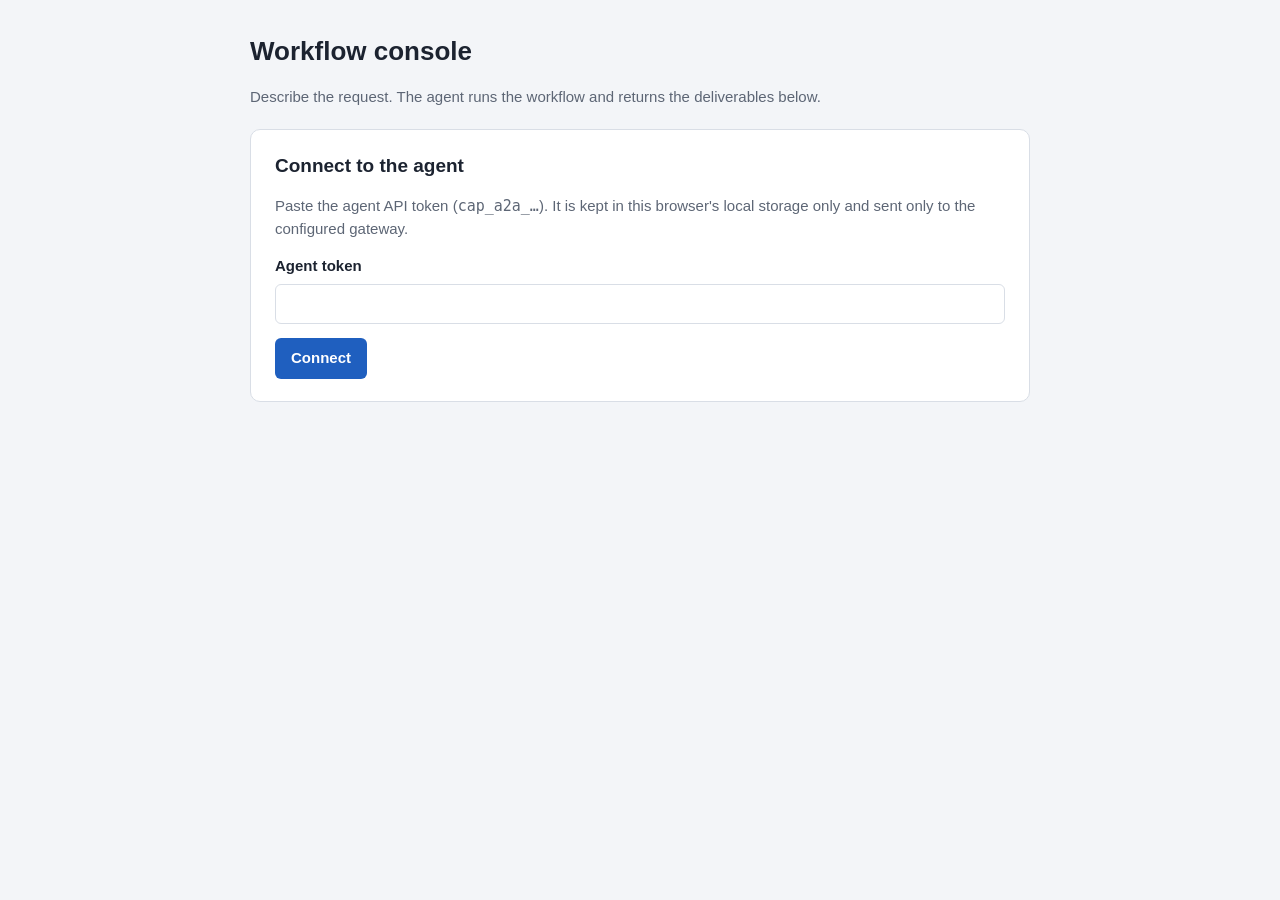
<file: conch/skills_data/capitol-frontend/templates/console/index.html>
<!doctype html>
<html lang="en">
  <head>
    <meta charset="utf-8" />
    <meta name="viewport" content="width=device-width, initial-scale=1" />
    <title>Workflow console</title>
    <link rel="stylesheet" href="app.css" />
  </head>
  <body>
    <main>
      <header>
        <h1 id="app-title">Workflow console</h1>
        <p class="muted" id="app-intro"></p>
      </header>

      <div class="error-banner" id="error-banner" hidden></div>

      <section class="panel" id="setup-panel" hidden>
        <h2>Connect to the agent</h2>
        <p class="muted">
          Paste the agent API token (<code>cap_a2a_&hellip;</code>). It is kept in this
          browser's local storage only and sent only to the configured gateway.
        </p>
        <div class="field-row">
          <label for="token-input">Agent token</label>
          <input type="password" id="token-input" autocomplete="off" />
        </div>
        <button id="save-token-btn">Connect</button>
      </section>

      <section class="panel" id="form-panel" hidden>
        <h2 id="form-title">Request</h2>
        <form id="workflow-form">
          <div id="form-fields"></div>
          <button type="submit" id="run-btn">Run</button>
        </form>
      </section>

      <section class="panel" id="run-panel" hidden>
        <h2>Run progress</h2>
        <p class="muted" id="run-meta"></p>
        <div id="run-view"></div>
        <div class="hitl" id="hitl-panel" hidden>
          <h3>The workflow needs your input</h3>
          <p id="hitl-prompt"></p>
          <div id="hitl-controls"></div>
        </div>
      </section>

      <section class="panel" id="output-panel" hidden>
        <h2>Deliverables</h2>
        <div id="output-view"></div>
        <button class="secondary" id="restart-btn">Start over</button>
      </section>
    </main>
    <script type="module" src="js/app.js"></script>
  </body>
</html>
</file>
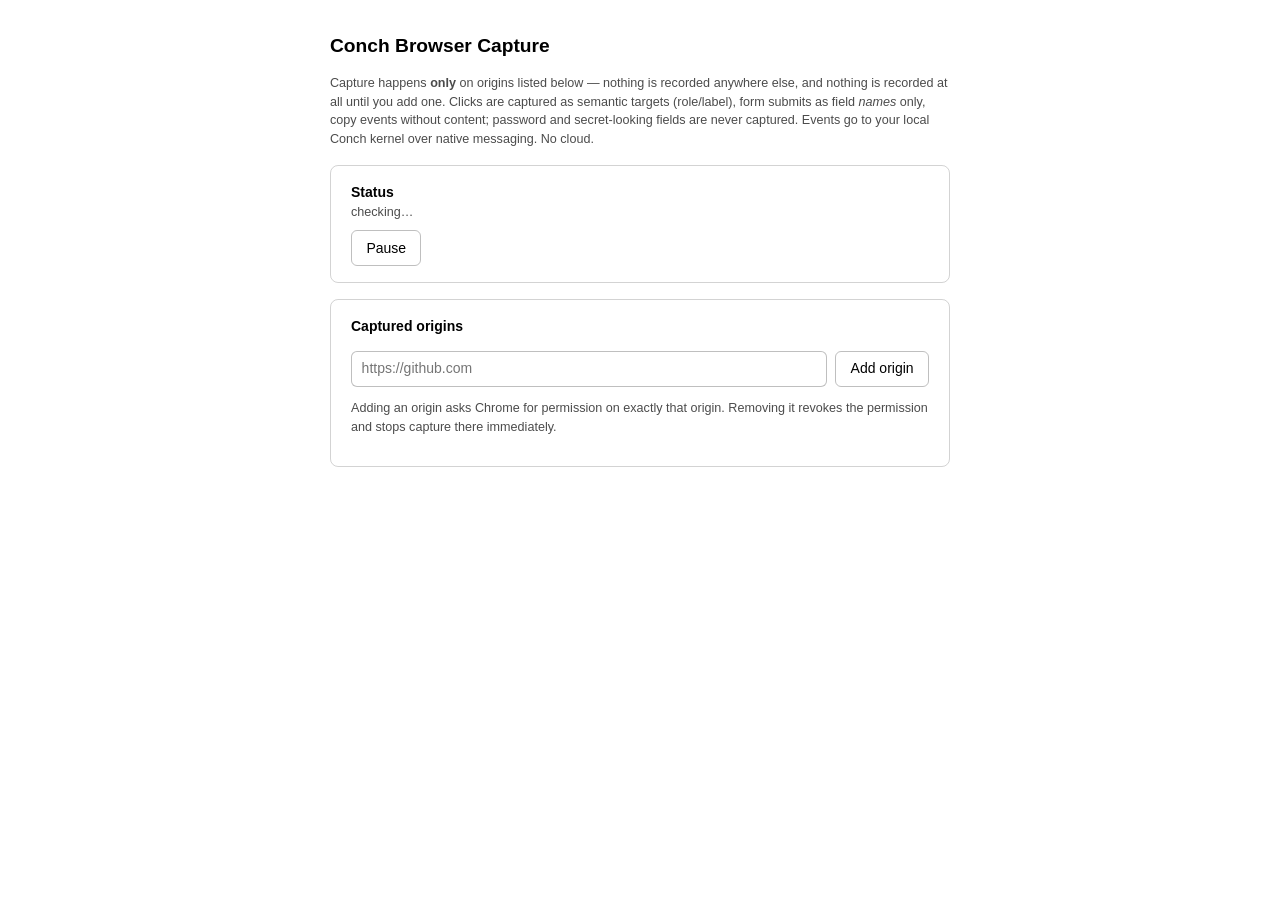
<file: satellites/browser-capture/extension/options.html>
<!DOCTYPE html>
<html lang="en">
<head>
  <meta charset="utf-8" />
  <title>Conch Browser Capture — options</title>
  <style>
    :root { color-scheme: light dark; }
    body {
      font: 14px/1.5 -apple-system, BlinkMacSystemFont, "Segoe UI",
        sans-serif;
      max-width: 620px;
      margin: 2rem auto;
      padding: 0 1rem;
    }
    h1 { font-size: 1.2rem; }
    .card {
      border: 1px solid rgba(128, 128, 128, 0.35);
      border-radius: 8px;
      padding: 1rem 1.25rem;
      margin: 1rem 0;
    }
    .muted { opacity: 0.7; font-size: 0.9em; }
    ul { list-style: none; padding: 0; }
    li {
      display: flex;
      justify-content: space-between;
      align-items: center;
      padding: 0.35rem 0;
      border-bottom: 1px dashed rgba(128, 128, 128, 0.25);
    }
    code { font-size: 0.95em; }
    input[type="text"] {
      flex: 1;
      padding: 0.4rem 0.6rem;
      border: 1px solid rgba(128, 128, 128, 0.5);
      border-radius: 6px;
      font: inherit;
    }
    button {
      padding: 0.4rem 0.9rem;
      border: 1px solid rgba(128, 128, 128, 0.5);
      border-radius: 6px;
      background: transparent;
      font: inherit;
      cursor: pointer;
    }
    button:hover { background: rgba(128, 128, 128, 0.15); }
    .row { display: flex; gap: 0.5rem; margin-top: 0.5rem; }
    .status-ok { color: #1a7f37; }
    .status-bad { color: #b3261e; }
  </style>
</head>
<body>
  <h1>Conch Browser Capture</h1>
  <p class="muted">
    Capture happens <strong>only</strong> on origins listed below —
    nothing is recorded anywhere else, and nothing is recorded at all
    until you add one. Clicks are captured as semantic targets
    (role/label), form submits as field <em>names</em> only, copy events
    without content; password and secret-looking fields are never
    captured. Events go to your local Conch kernel over native
    messaging. No cloud.
  </p>

  <div class="card">
    <strong>Status</strong>
    <div id="status" class="muted">checking…</div>
    <div class="row">
      <button id="pause">Pause</button>
    </div>
  </div>

  <div class="card">
    <strong>Captured origins</strong>
    <ul id="origins"></ul>
    <div class="row">
      <input id="origin-input" type="text"
             placeholder="https://github.com" />
      <button id="add">Add origin</button>
    </div>
    <p class="muted">
      Adding an origin asks Chrome for permission on exactly that
      origin. Removing it revokes the permission and stops capture
      there immediately.
    </p>
  </div>

  <script src="options.js"></script>
</body>
</html>
</file>
<file: conch/skills_data/capitol-frontend/templates/console/app.css>
:root {
  color-scheme: light;
  --ink: #1c2330;
  --muted: #5d6675;
  --line: #d9dee6;
  --panel: #ffffff;
  --bg: #f3f5f8;
  --accent: #1f5fbf;
  --danger: #b3261e;
  --ok: #1b7f4b;
}

* { box-sizing: border-box; }

body {
  margin: 0;
  font: 15px/1.5 -apple-system, "Segoe UI", Helvetica, Arial, sans-serif;
  color: var(--ink);
  background: var(--bg);
}

main { max-width: 820px; margin: 0 auto; padding: 32px 20px 64px; }
header h1 { margin: 0 0 6px; font-size: 26px; }
.muted { color: var(--muted); }

.panel {
  background: var(--panel);
  border: 1px solid var(--line);
  border-radius: 10px;
  padding: 22px 24px;
  margin-top: 20px;
}
.panel h2 { margin: 0 0 12px; font-size: 19px; }

.field-row { display: flex; flex-direction: column; gap: 6px; margin-bottom: 14px; }
.field-row label { font-weight: 600; }
.field-row small { color: var(--muted); }
.field-row input, .field-row textarea {
  font: inherit; padding: 8px 10px; border: 1px solid var(--line); border-radius: 6px;
}
.field-issue { color: var(--danger); font-size: 13px; }
details.advanced { margin: 6px 0 14px; }
details.advanced summary { cursor: pointer; color: var(--muted); }

button {
  font: inherit; font-weight: 600; color: #fff; background: var(--accent);
  border: 0; border-radius: 6px; padding: 9px 16px; cursor: pointer;
}
button:disabled { opacity: 0.6; cursor: default; }
button.secondary { background: transparent; color: var(--accent); border: 1px solid var(--accent); }

.error-banner {
  margin-top: 16px; padding: 10px 14px; border-radius: 6px;
  background: #fdecea; color: var(--danger); border: 1px solid #f3c2bd;
}

.status-row { display: flex; gap: 10px; align-items: center; }
.conn-badge { font-size: 12px; padding: 2px 8px; border-radius: 999px; background: #e8eef9; color: var(--accent); }
.conn-badge[data-state="reconnecting"], .conn-badge[data-state="polling"] { background: #fff4e5; color: #8a5a00; }

.node-list { list-style: none; padding: 0; margin: 10px 0; }
.node-list li { display: flex; gap: 10px; align-items: baseline; padding: 6px 0; border-bottom: 1px solid var(--line); flex-wrap: wrap; }
.node-list li em { color: var(--muted); font-style: normal; font-size: 13px; }
.node-list li[data-status="running"] em { color: var(--accent); }
.node-list li[data-status="done"] em { color: var(--ok); }
.node-list li[data-status="failed"] em { color: var(--danger); }
.cot-detail { display: none; flex-basis: 100%; font-size: 13px; color: var(--muted); }
.show-cot .cot-detail { display: block; }
.cot-toggle { font-size: 13px; color: var(--muted); }

.hitl { margin-top: 16px; padding: 14px; border: 1px solid #f1d58a; background: #fff9e8; border-radius: 8px; }
.hitl h3 { margin: 0 0 8px; font-size: 15px; }
.hitl textarea { width: 100%; font: inherit; padding: 8px; }
.hitl .buttons { display: flex; gap: 8px; margin-top: 8px; }

.files-box h3 { margin: 16px 0 6px; font-size: 15px; }
.file-row { display: flex; gap: 10px; align-items: baseline; padding: 6px 0; }
.file-row small { color: var(--muted); }
</file>
